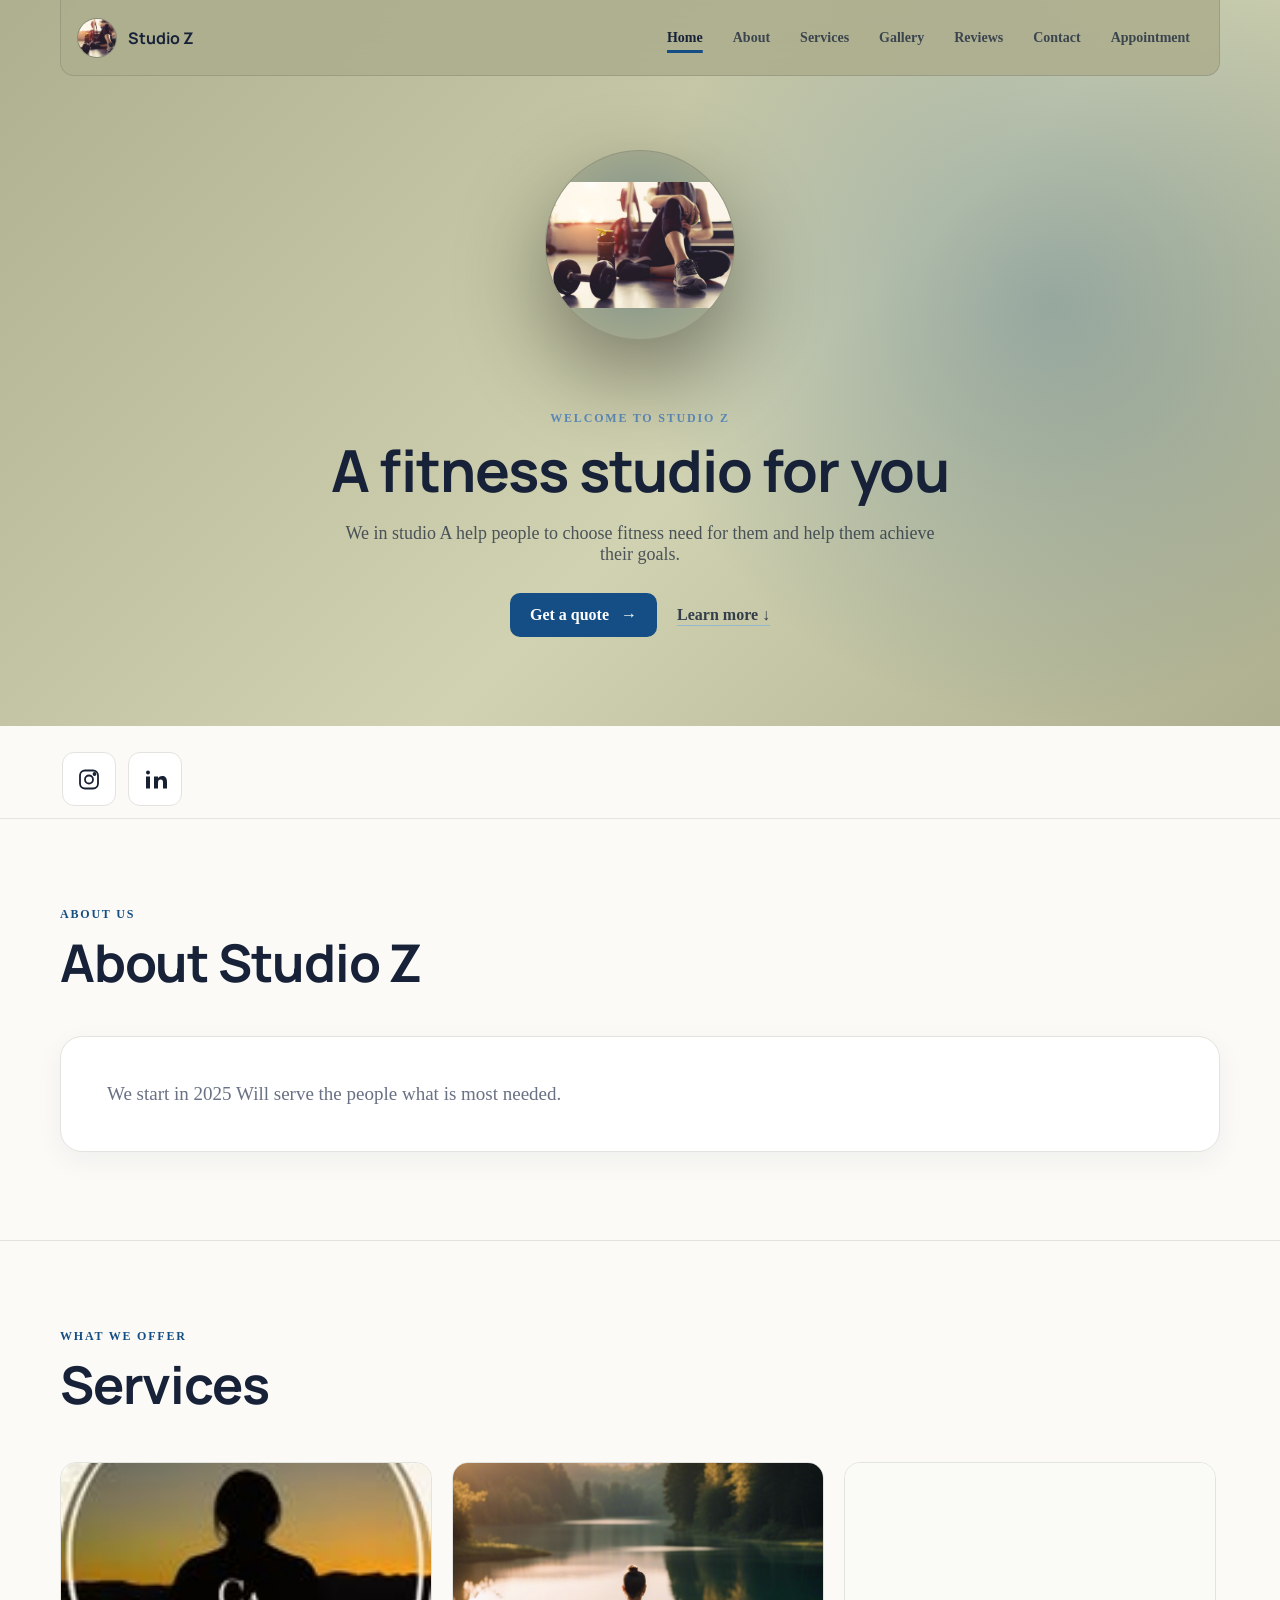
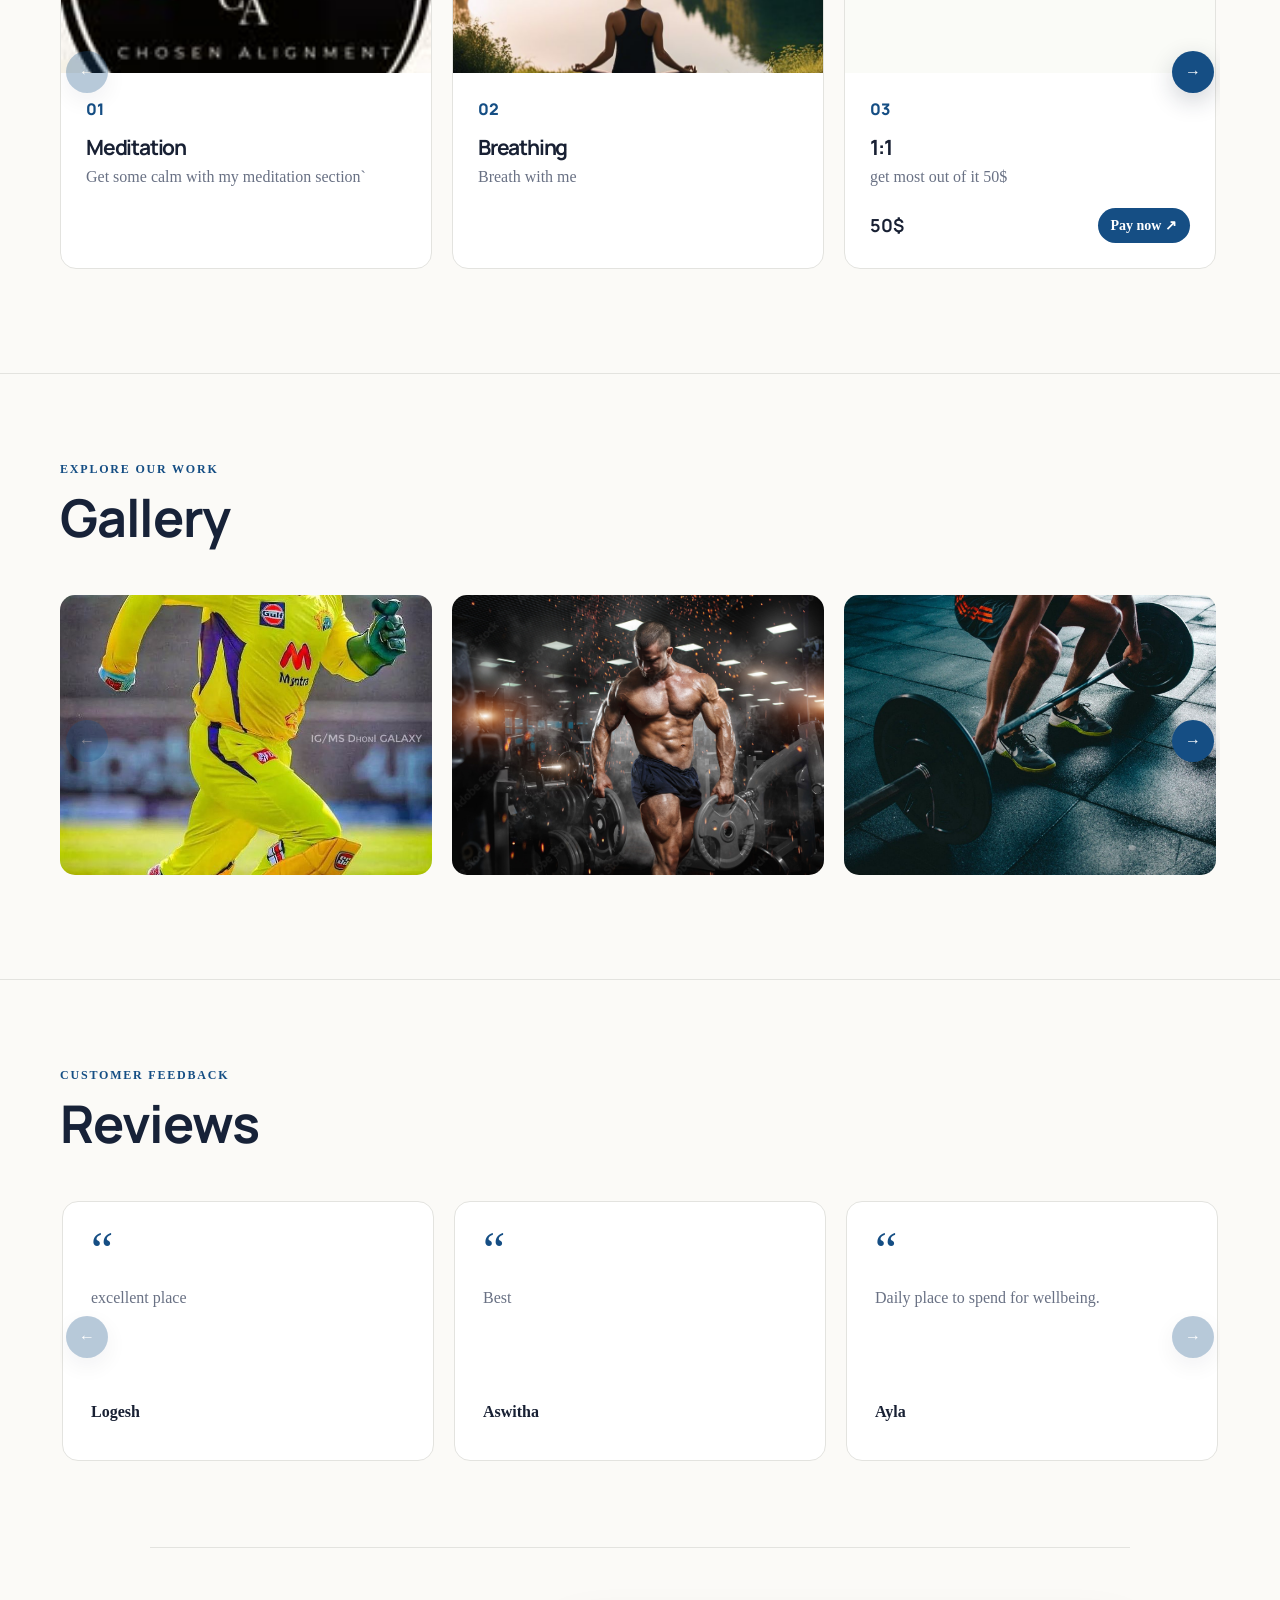
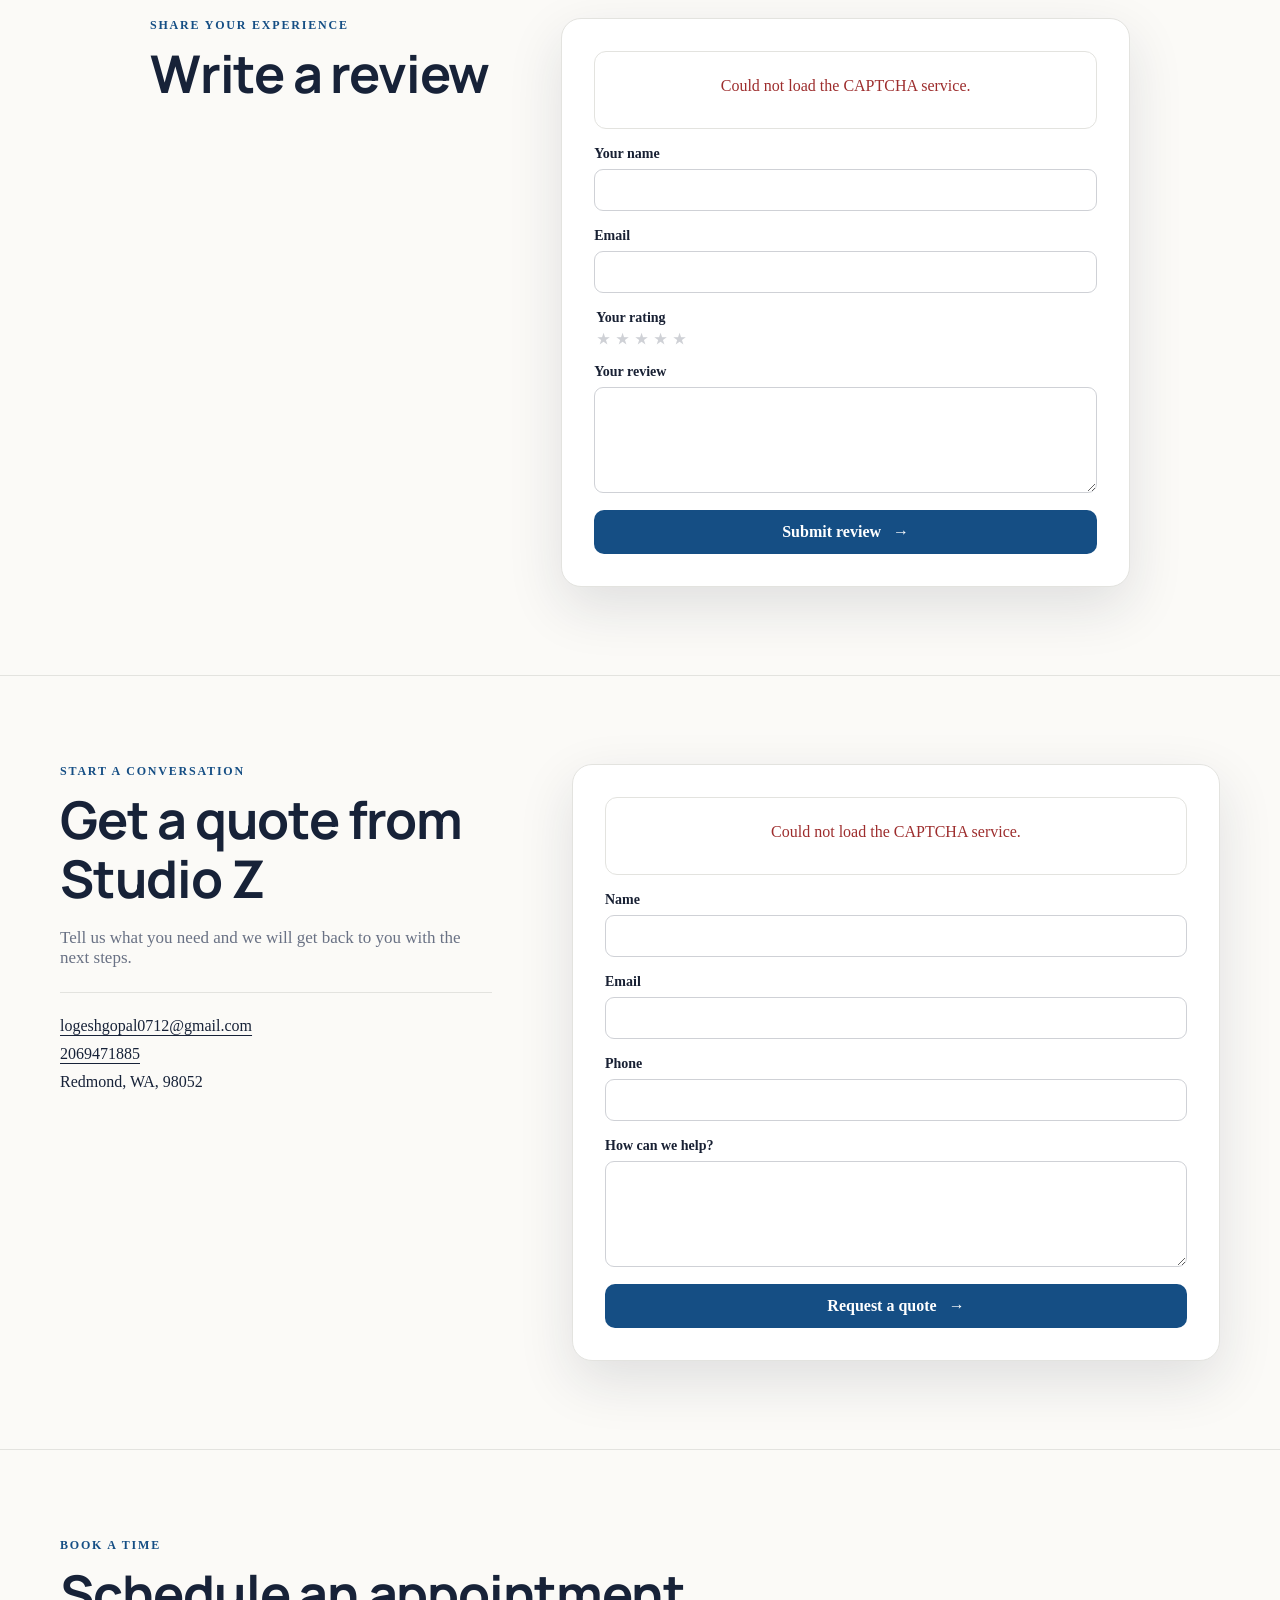
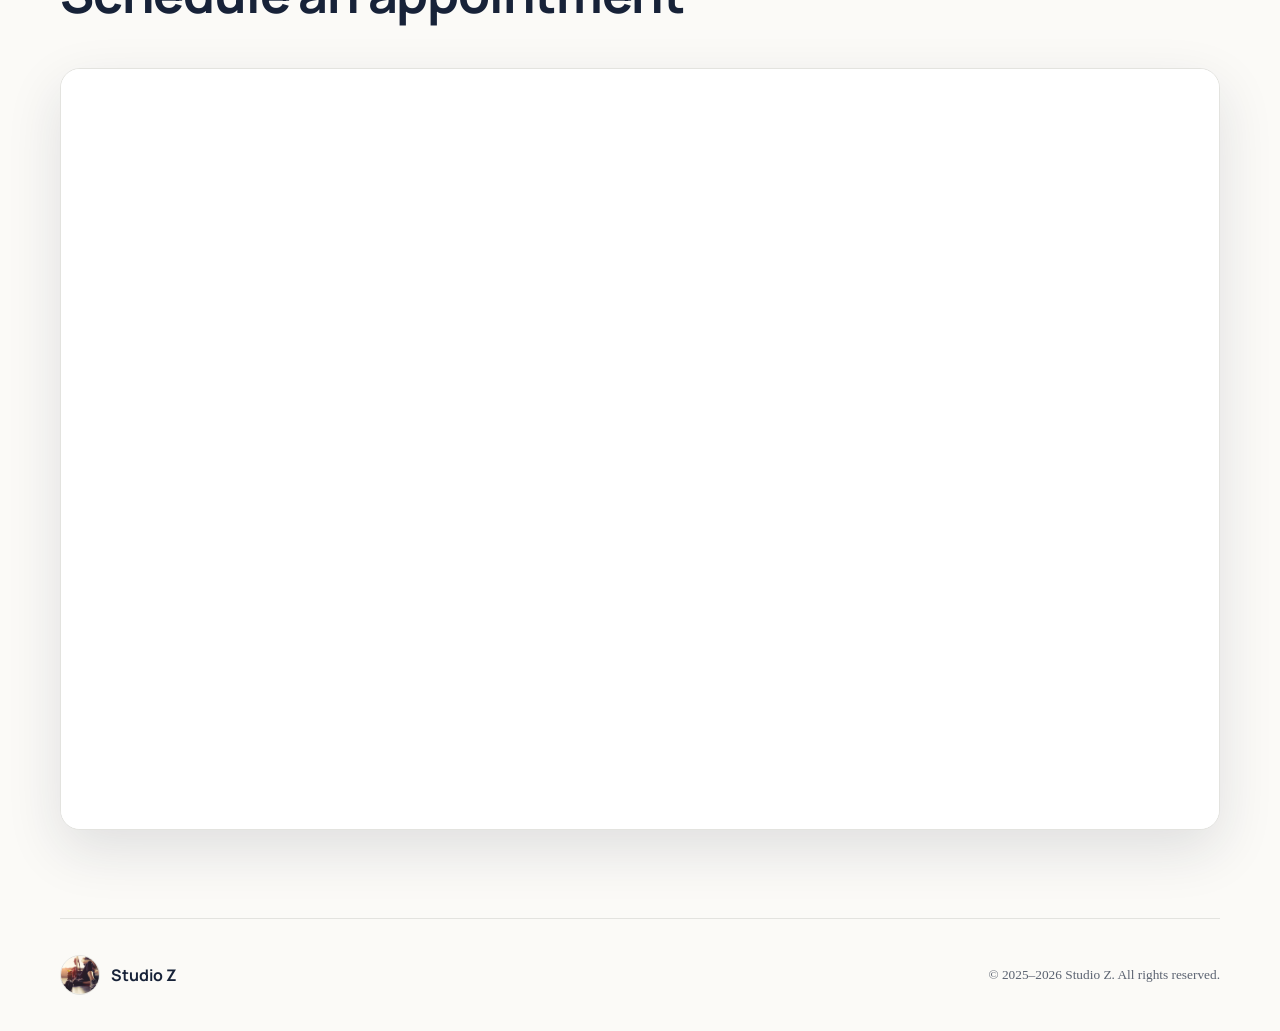
<file: index.html>
<!doctype html>
<html lang="en">
  <head>
    <meta charset="UTF-8" />
    <meta name="viewport" content="width=device-width, initial-scale=1.0" />
    <meta name="description" content="We in studio A help people to choose fitness need for them and help them achieve their goals." />
    <title>Studio Z | Studio Z</title>
    <link rel="preconnect" href="https://fonts.googleapis.com" />
    <link rel="preconnect" href="https://fonts.gstatic.com" crossorigin />
    <link href="https://fonts.googleapis.com/css2?family=DM+Sans:wght@400;500;600;700&amp;family=Manrope:wght@700;800&amp;display=swap" rel="stylesheet" />
    <link rel="stylesheet" href="styles.css?v=44" />
    <script src="script.js?v=44" defer></script>
  </head>
  <body data-page="index">
    
    <header class="site-header">
      <nav class="nav-shell" aria-label="Main navigation">
        <a class="brand" href="index.html" aria-label="Studio Z home"><img src="assets/logo.jpg" alt="Studio Z logo" /><strong>Studio Z</strong></a>
        <div class="desktop-nav"><a href="#top" class="active">Home</a><a href="#about">About</a><a href="#services">Services</a><a href="#gallery">Gallery</a><a href="#reviews">Reviews</a><a href="#contact">Contact</a><a href="#appointment">Appointment</a></div>
        <button class="menu-button" type="button" aria-expanded="false" aria-controls="mobile-menu">
          <span></span><span></span><span></span><span class="sr-only">Open navigation</span>
        </button>
      </nav>
      <div class="mobile-nav" id="mobile-menu" hidden><a href="#top" class="active">Home</a><a href="#about">About</a><a href="#services">Services</a><a href="#gallery">Gallery</a><a href="#reviews">Reviews</a><a href="#contact">Contact</a><a href="#appointment">Appointment</a></div>
      <div class="hero" id="top">
        <div class="hero-copy">
          <p class="eyebrow">Welcome to Studio Z</p>
          <h1>A fitness studio for you</h1>
          <p class="hero-description">We in studio A help people to choose fitness need for them and help them achieve their goals.</p>
          <div class="hero-actions">
            <a class="primary-button" href="#contact">Get a quote <span aria-hidden="true">→</span></a>
            <a class="secondary-link" href="#about">Learn more <span aria-hidden="true">↓</span></a>
          </div>
        </div>
        <div class="hero-art"><div class="hero-image-wrap"><img src="assets/logo.jpg" alt="Studio Z logo" /></div></div>
      </div>
    </header>
    
    <aside class="social-strip" aria-label="Company links">
      <div class="social-strip-track"><a class="social-icon-link" href="https://www.instagram.com/titleboxingclubredmond/" target="_blank" rel="noopener noreferrer" aria-label="Instagram" title="Instagram"><svg viewBox="0 0 24 24" aria-hidden="true"><rect x="3" y="3" width="18" height="18" rx="5"></rect><circle cx="12" cy="12" r="4"></circle><circle cx="17.5" cy="6.5" r="1"></circle></svg><span class="sr-only">Instagram</span></a><a class="social-icon-link" href="https://www.linkedin.com/in/logeshgopal/" target="_blank" rel="noopener noreferrer" aria-label="LinkedIn" title="LinkedIn"><svg viewBox="0 0 24 24" aria-hidden="true"><rect x="3" y="9" width="4" height="12"></rect><circle cx="5" cy="5" r="2"></circle><path d="M11 9h4v1.8c1-1.4 2.3-2.2 4.2-2.2 3 0 4.8 2 4.8 5.8V21h-4v-6c0-1.8-.6-3-2.3-3-1.8 0-2.7 1.2-2.7 3.4V21h-4V9Z"></path></svg><span class="sr-only">LinkedIn</span></a></div>
    </aside>
    <main class="home-main" id="home-sections" data-pages="about.html,services.html,gallery.html,reviews.html,contact.html,appointment.html">
      <div class="data-status" id="home-sections-status">Loading website sections…</div>
    </main>
    <footer class="site-footer">
      <a class="brand footer-brand" href="index.html"><img src="assets/logo.jpg" alt="Studio Z logo" /><strong>Studio Z</strong></a>
      <small>© <span id="copyright-years" data-start-year="2025"></span> Studio Z. All rights reserved.</small>
    </footer>
  </body>
</html>
</file>
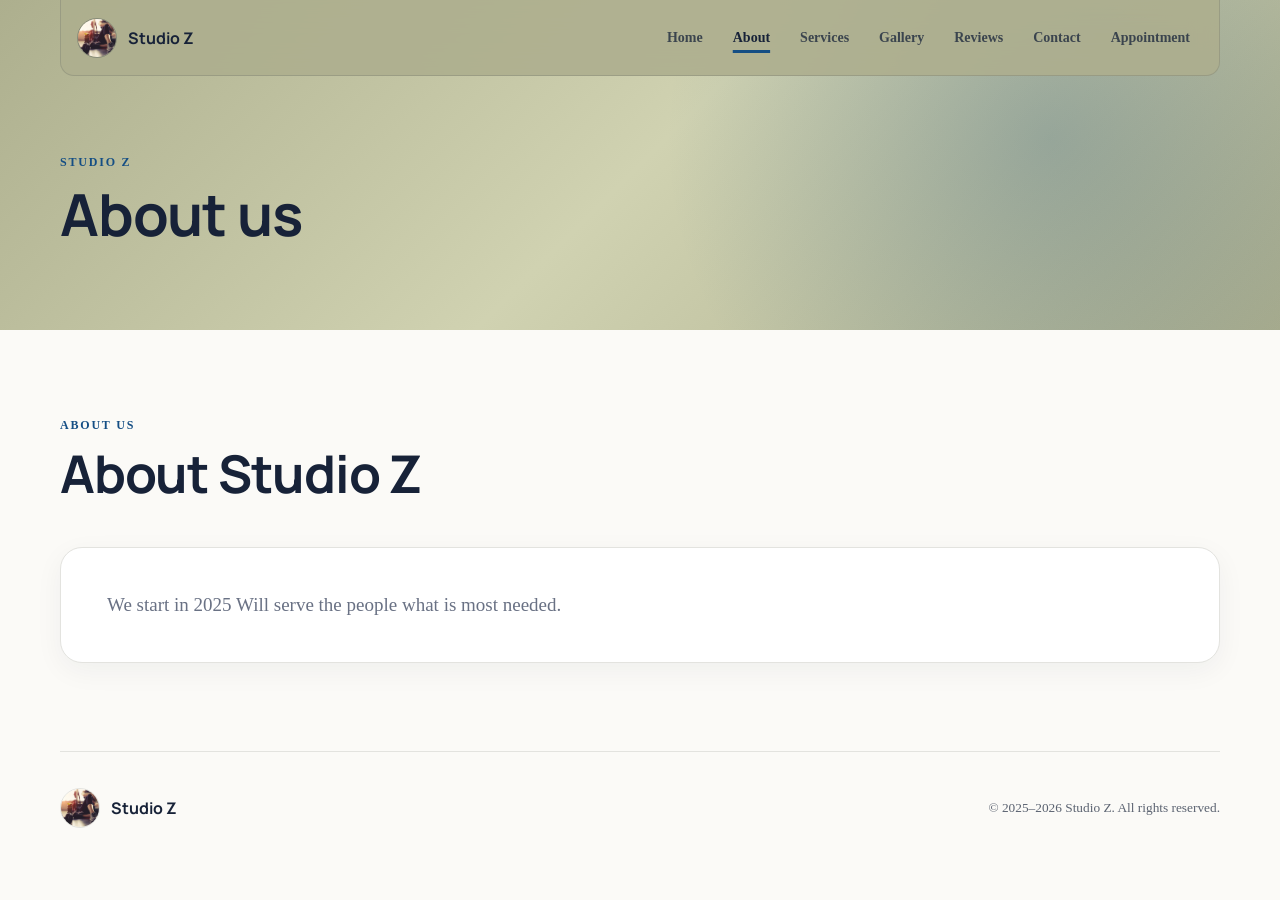
<file: about.html>
<!doctype html>
<html lang="en">
  <head>
    <meta charset="UTF-8" />
    <meta name="viewport" content="width=device-width, initial-scale=1.0" />
    <meta name="description" content="Learn about Studio Z." />
    <title>About us | Studio Z</title>
    <link rel="preconnect" href="https://fonts.googleapis.com" />
    <link rel="preconnect" href="https://fonts.gstatic.com" crossorigin />
    <link href="https://fonts.googleapis.com/css2?family=DM+Sans:wght@400;500;600;700&amp;family=Manrope:wght@700;800&amp;display=swap" rel="stylesheet" />
    <link rel="stylesheet" href="styles.css?v=44" />
    <script src="script.js?v=44" defer></script>
  </head>
  <body data-page="about">
    
    <header class="page-site-header">
      <nav class="nav-shell" aria-label="Main navigation">
        <a class="brand" href="index.html" aria-label="Studio Z home"><img src="assets/logo.jpg" alt="Studio Z logo" /><strong>Studio Z</strong></a>
        <div class="desktop-nav"><a href="#top">Home</a><a href="about.html" class="active">About</a><a href="services.html">Services</a><a href="gallery.html">Gallery</a><a href="reviews.html">Reviews</a><a href="contact.html">Contact</a><a href="appointment.html">Appointment</a></div>
        <button class="menu-button" type="button" aria-expanded="false" aria-controls="mobile-menu">
          <span></span><span></span><span></span><span class="sr-only">Open navigation</span>
        </button>
      </nav>
      <div class="mobile-nav" id="mobile-menu" hidden><a href="#top">Home</a><a href="about.html" class="active">About</a><a href="services.html">Services</a><a href="gallery.html">Gallery</a><a href="reviews.html">Reviews</a><a href="contact.html">Contact</a><a href="appointment.html">Appointment</a></div>
      <div class="page-banner">
        <p class="eyebrow">Studio Z</p>
        <h1>About us</h1>
      </div>
    </header>
    <main class="page-main">
      <section class="content-section about-section">
        
      <div class="section-heading">
        <div>
          <p class="eyebrow">About us</p>
          <h2>About Studio Z</h2>
        </div>
        
      </div>
        <div class="about-card"><p>We start in 2025
Will serve the people what is most needed.</p></div>
      </section>
    </main>
    <footer class="site-footer">
      <a class="brand footer-brand" href="index.html"><img src="assets/logo.jpg" alt="Studio Z logo" /><strong>Studio Z</strong></a>
      <small>© <span id="copyright-years" data-start-year="2025"></span> Studio Z. All rights reserved.</small>
    </footer>
  </body>
</html>
</file>
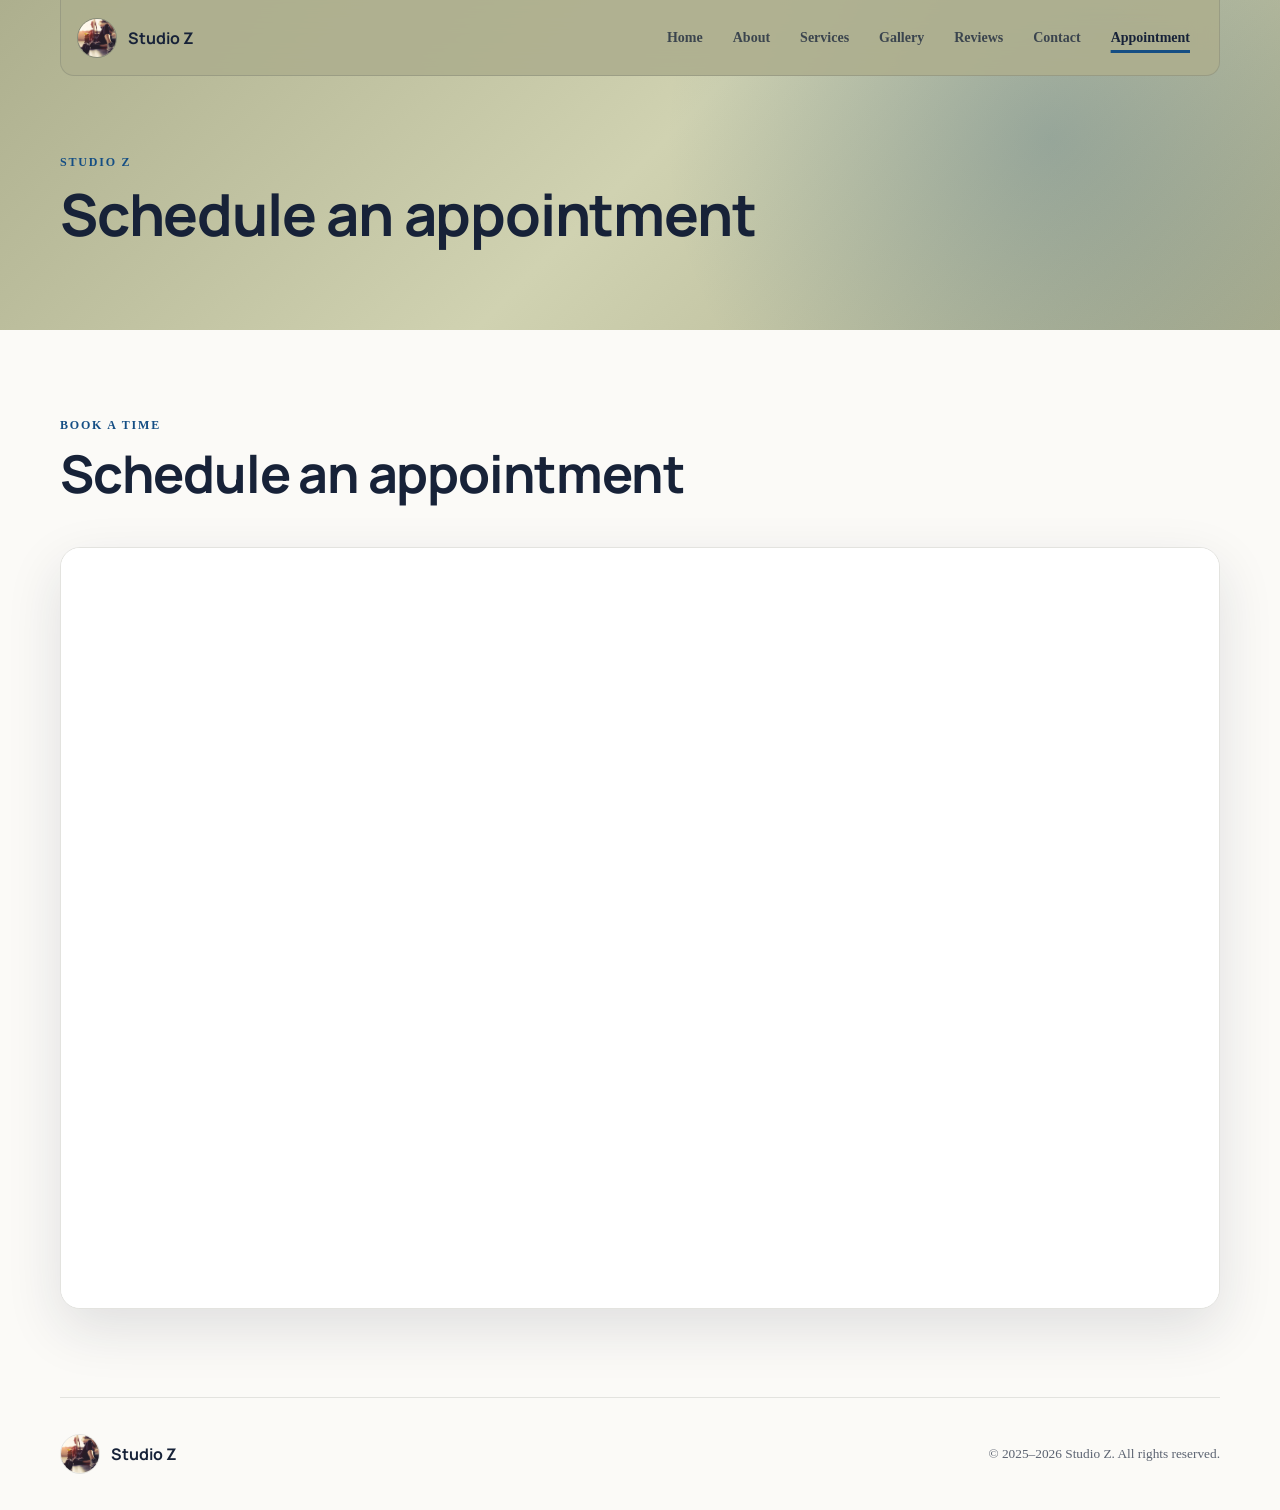
<file: appointment.html>
<!doctype html>
<html lang="en">
  <head>
    <meta charset="UTF-8" />
    <meta name="viewport" content="width=device-width, initial-scale=1.0" />
    <meta name="description" content="Schedule an appointment with Studio Z." />
    <title>Schedule an appointment | Studio Z</title>
    <link rel="preconnect" href="https://fonts.googleapis.com" />
    <link rel="preconnect" href="https://fonts.gstatic.com" crossorigin />
    <link href="https://fonts.googleapis.com/css2?family=DM+Sans:wght@400;500;600;700&amp;family=Manrope:wght@700;800&amp;display=swap" rel="stylesheet" />
    <link rel="stylesheet" href="styles.css?v=44" />
    <script src="script.js?v=44" defer></script>
  </head>
  <body data-page="appointment">
    
    <header class="page-site-header">
      <nav class="nav-shell" aria-label="Main navigation">
        <a class="brand" href="index.html" aria-label="Studio Z home"><img src="assets/logo.jpg" alt="Studio Z logo" /><strong>Studio Z</strong></a>
        <div class="desktop-nav"><a href="#top">Home</a><a href="about.html">About</a><a href="services.html">Services</a><a href="gallery.html">Gallery</a><a href="reviews.html">Reviews</a><a href="contact.html">Contact</a><a href="appointment.html" class="active">Appointment</a></div>
        <button class="menu-button" type="button" aria-expanded="false" aria-controls="mobile-menu">
          <span></span><span></span><span></span><span class="sr-only">Open navigation</span>
        </button>
      </nav>
      <div class="mobile-nav" id="mobile-menu" hidden><a href="#top">Home</a><a href="about.html">About</a><a href="services.html">Services</a><a href="gallery.html">Gallery</a><a href="reviews.html">Reviews</a><a href="contact.html">Contact</a><a href="appointment.html" class="active">Appointment</a></div>
      <div class="page-banner">
        <p class="eyebrow">Studio Z</p>
        <h1>Schedule an appointment</h1>
      </div>
    </header>
    <main class="page-main">
      <section class="content-section appointment-section">
        
      <div class="section-heading">
        <div>
          <p class="eyebrow">Book a time</p>
          <h2>Schedule an appointment</h2>
        </div>
        
      </div>
        <div class="appointment-card">
          <iframe
            class="appointment-frame"
            src="https://calendly.com/logeshgopal0712"
            title="Schedule an appointment with Studio Z"
            loading="lazy"
          ></iframe>
        </div>
      </section>
    </main>
    <footer class="site-footer">
      <a class="brand footer-brand" href="index.html"><img src="assets/logo.jpg" alt="Studio Z logo" /><strong>Studio Z</strong></a>
      <small>© <span id="copyright-years" data-start-year="2025"></span> Studio Z. All rights reserved.</small>
    </footer>
  </body>
</html>
</file>
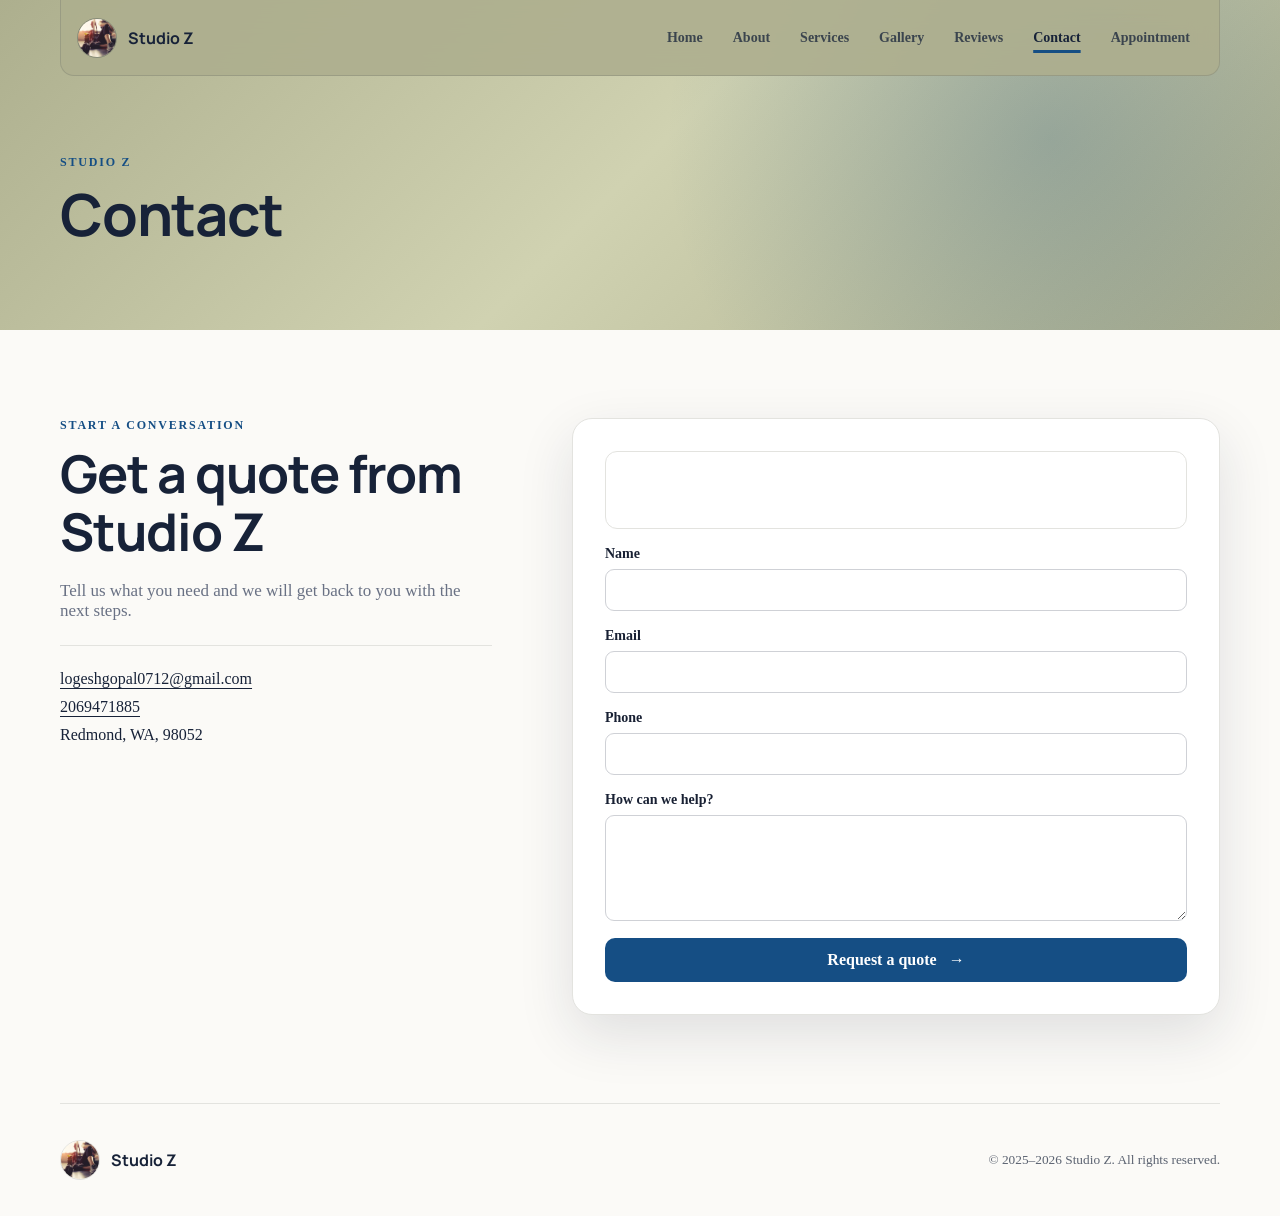
<file: contact.html>
<!doctype html>
<html lang="en">
  <head>
    <meta charset="UTF-8" />
    <meta name="viewport" content="width=device-width, initial-scale=1.0" />
    <meta name="description" content="Contact Studio Z for a quote." />
    <title>Contact | Studio Z</title>
    <link rel="preconnect" href="https://fonts.googleapis.com" />
    <link rel="preconnect" href="https://fonts.gstatic.com" crossorigin />
    <link href="https://fonts.googleapis.com/css2?family=DM+Sans:wght@400;500;600;700&amp;family=Manrope:wght@700;800&amp;display=swap" rel="stylesheet" />
    <link rel="stylesheet" href="styles.css?v=44" />
    <script src="script.js?v=44" defer></script>
  </head>
  <body data-page="contact">
    
    <header class="page-site-header">
      <nav class="nav-shell" aria-label="Main navigation">
        <a class="brand" href="index.html" aria-label="Studio Z home"><img src="assets/logo.jpg" alt="Studio Z logo" /><strong>Studio Z</strong></a>
        <div class="desktop-nav"><a href="#top">Home</a><a href="about.html">About</a><a href="services.html">Services</a><a href="gallery.html">Gallery</a><a href="reviews.html">Reviews</a><a href="contact.html" class="active">Contact</a><a href="appointment.html">Appointment</a></div>
        <button class="menu-button" type="button" aria-expanded="false" aria-controls="mobile-menu">
          <span></span><span></span><span></span><span class="sr-only">Open navigation</span>
        </button>
      </nav>
      <div class="mobile-nav" id="mobile-menu" hidden><a href="#top">Home</a><a href="about.html">About</a><a href="services.html">Services</a><a href="gallery.html">Gallery</a><a href="reviews.html">Reviews</a><a href="contact.html" class="active">Contact</a><a href="appointment.html">Appointment</a></div>
      <div class="page-banner">
        <p class="eyebrow">Studio Z</p>
        <h1>Contact</h1>
      </div>
    </header>
    <main class="page-main">
      <section class="content-section contact-section">
        <div class="contact-copy">
          <p class="eyebrow">Start a conversation</p>
          <h2>Get a quote from Studio Z</h2>
          <p>Tell us what you need and we will get back to you with the next steps.</p>
          <ul class="contact-details"><li><a href="mailto:logeshgopal0712@gmail.com">logeshgopal0712@gmail.com</a></li><li><a href="tel:2069471885">2069471885</a></li><li>Redmond, WA, 98052</li></ul>
        </div>
        <form class="contact-form" id="contact-submission-form" action="https://api.web3forms.com/submit" method="post" data-form-kind="contact">
          
          <input type="hidden" name="access_key" value="9248cad1-c646-497d-9b4e-7cc7e934f33a" />
          <input class="spam-trap" type="checkbox" name="botcheck" tabindex="-1" autocomplete="off" aria-hidden="true" />
          <div class="captcha-field">
            <div class="h-captcha" id="contact-captcha" data-captcha="true"></div>
          </div>
          <input type="hidden" name="subject" value="New contact request for Studio Z" />
          <label>Name<input name="name" autocomplete="name" required /></label>
          <label>Email<input name="email" type="email" autocomplete="email" required /></label>
          <label>Phone<input name="phone" type="tel" autocomplete="tel" /></label>
          <label>How can we help?<textarea name="message" rows="5" required></textarea></label>
          <button type="submit">Request a quote <span aria-hidden="true">→</span></button>
        </form>
      </section>
    </main>
    <footer class="site-footer">
      <a class="brand footer-brand" href="index.html"><img src="assets/logo.jpg" alt="Studio Z logo" /><strong>Studio Z</strong></a>
      <small>© <span id="copyright-years" data-start-year="2025"></span> Studio Z. All rights reserved.</small>
    </footer>
  </body>
</html>
</file>
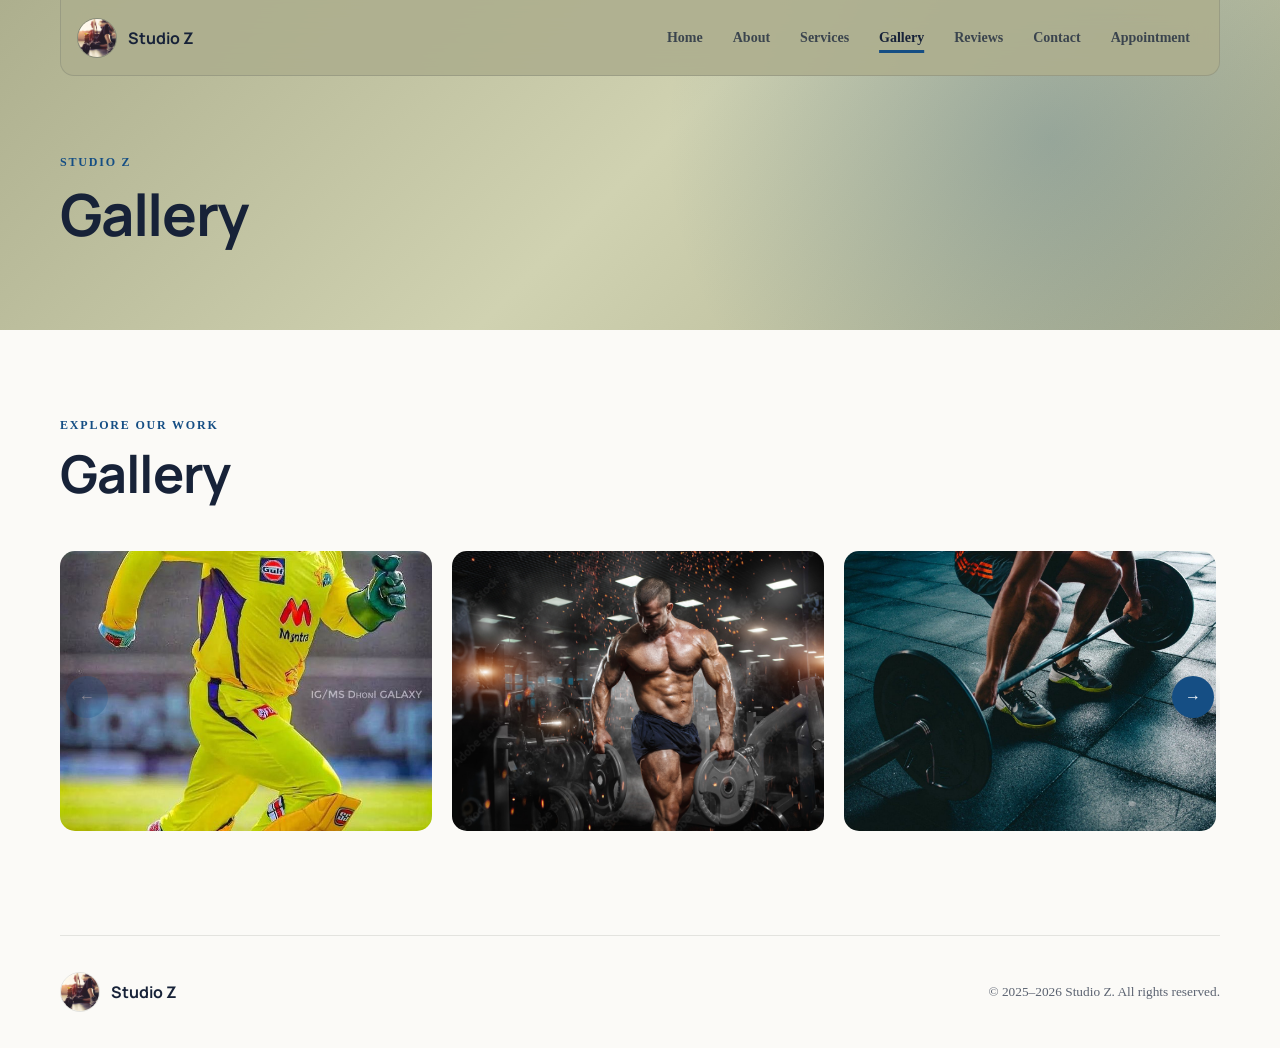
<file: gallery.html>
<!doctype html>
<html lang="en">
  <head>
    <meta charset="UTF-8" />
    <meta name="viewport" content="width=device-width, initial-scale=1.0" />
    <meta name="description" content="Gallery from Studio Z." />
    <title>Gallery | Studio Z</title>
    <link rel="preconnect" href="https://fonts.googleapis.com" />
    <link rel="preconnect" href="https://fonts.gstatic.com" crossorigin />
    <link href="https://fonts.googleapis.com/css2?family=DM+Sans:wght@400;500;600;700&amp;family=Manrope:wght@700;800&amp;display=swap" rel="stylesheet" />
    <link rel="stylesheet" href="styles.css?v=44" />
    <script src="script.js?v=44" defer></script>
  </head>
  <body data-page="gallery">
    
    <header class="page-site-header">
      <nav class="nav-shell" aria-label="Main navigation">
        <a class="brand" href="index.html" aria-label="Studio Z home"><img src="assets/logo.jpg" alt="Studio Z logo" /><strong>Studio Z</strong></a>
        <div class="desktop-nav"><a href="#top">Home</a><a href="about.html">About</a><a href="services.html">Services</a><a href="gallery.html" class="active">Gallery</a><a href="reviews.html">Reviews</a><a href="contact.html">Contact</a><a href="appointment.html">Appointment</a></div>
        <button class="menu-button" type="button" aria-expanded="false" aria-controls="mobile-menu">
          <span></span><span></span><span></span><span class="sr-only">Open navigation</span>
        </button>
      </nav>
      <div class="mobile-nav" id="mobile-menu" hidden><a href="#top">Home</a><a href="about.html">About</a><a href="services.html">Services</a><a href="gallery.html" class="active">Gallery</a><a href="reviews.html">Reviews</a><a href="contact.html">Contact</a><a href="appointment.html">Appointment</a></div>
      <div class="page-banner">
        <p class="eyebrow">Studio Z</p>
        <h1>Gallery</h1>
      </div>
    </header>
    <main class="page-main">
      <section class="content-section">
        
      <div class="section-heading">
        <div>
          <p class="eyebrow">Explore our work</p>
          <h2>Gallery</h2>
        </div>
        
      </div>
        <div class="data-status" id="gallery-status">Loading gallery…</div>
        <div class="carousel-shell" data-carousel>
          <button class="carousel-arrow previous" type="button" data-carousel-direction="-1" aria-label="Previous gallery images">←</button>
          <div class="gallery-grid" id="gallery-list" data-carousel-track></div>
          <button class="carousel-arrow next" type="button" data-carousel-direction="1" aria-label="Next gallery images">→</button>
        </div>
      </section>
    </main>
    <footer class="site-footer">
      <a class="brand footer-brand" href="index.html"><img src="assets/logo.jpg" alt="Studio Z logo" /><strong>Studio Z</strong></a>
      <small>© <span id="copyright-years" data-start-year="2025"></span> Studio Z. All rights reserved.</small>
    </footer>
  </body>
</html>
</file>
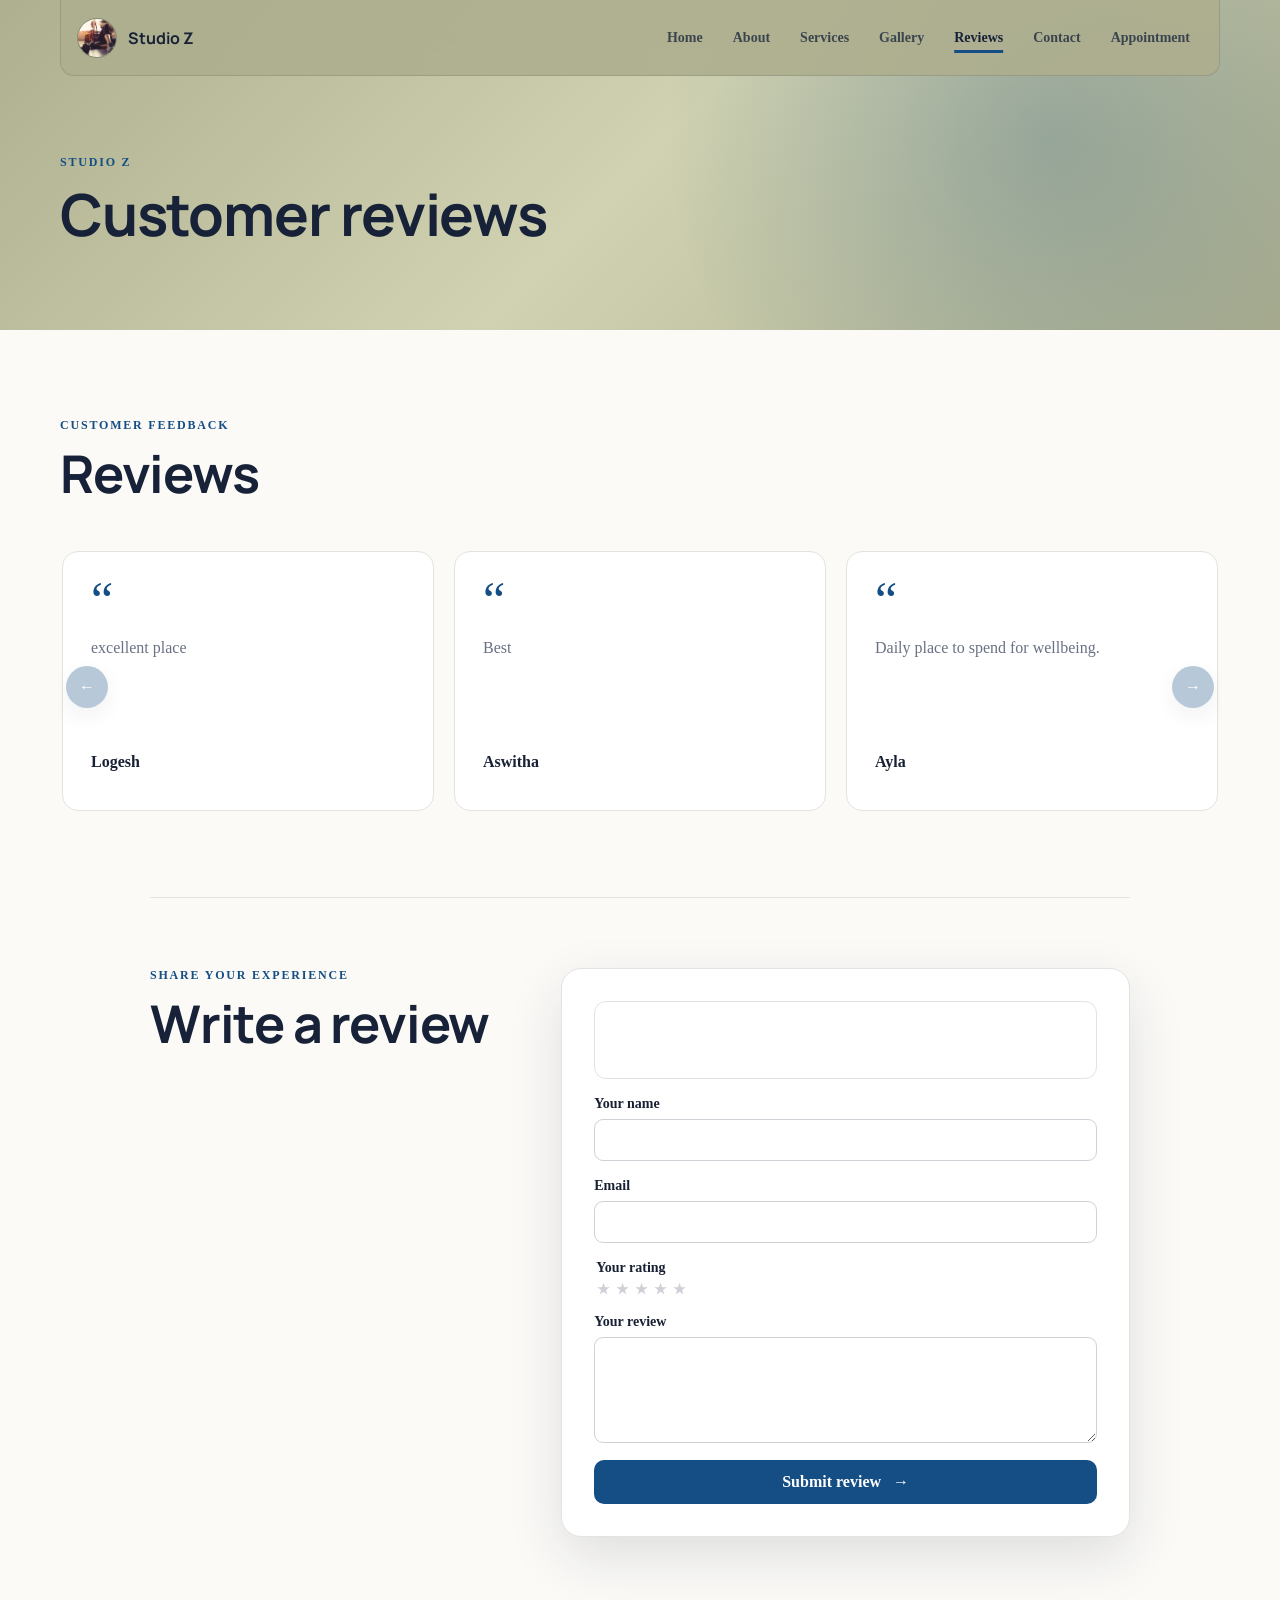
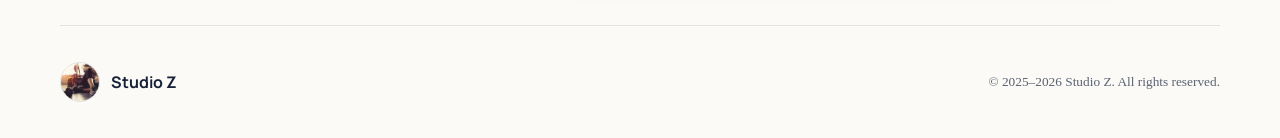
<file: reviews.html>
<!doctype html>
<html lang="en">
  <head>
    <meta charset="UTF-8" />
    <meta name="viewport" content="width=device-width, initial-scale=1.0" />
    <meta name="description" content="Customer reviews for Studio Z." />
    <title>Customer reviews | Studio Z</title>
    <link rel="preconnect" href="https://fonts.googleapis.com" />
    <link rel="preconnect" href="https://fonts.gstatic.com" crossorigin />
    <link href="https://fonts.googleapis.com/css2?family=DM+Sans:wght@400;500;600;700&amp;family=Manrope:wght@700;800&amp;display=swap" rel="stylesheet" />
    <link rel="stylesheet" href="styles.css?v=44" />
    <script src="script.js?v=44" defer></script>
  </head>
  <body data-page="reviews">
    
    <header class="page-site-header">
      <nav class="nav-shell" aria-label="Main navigation">
        <a class="brand" href="index.html" aria-label="Studio Z home"><img src="assets/logo.jpg" alt="Studio Z logo" /><strong>Studio Z</strong></a>
        <div class="desktop-nav"><a href="#top">Home</a><a href="about.html">About</a><a href="services.html">Services</a><a href="gallery.html">Gallery</a><a href="reviews.html" class="active">Reviews</a><a href="contact.html">Contact</a><a href="appointment.html">Appointment</a></div>
        <button class="menu-button" type="button" aria-expanded="false" aria-controls="mobile-menu">
          <span></span><span></span><span></span><span class="sr-only">Open navigation</span>
        </button>
      </nav>
      <div class="mobile-nav" id="mobile-menu" hidden><a href="#top">Home</a><a href="about.html">About</a><a href="services.html">Services</a><a href="gallery.html">Gallery</a><a href="reviews.html" class="active">Reviews</a><a href="contact.html">Contact</a><a href="appointment.html">Appointment</a></div>
      <div class="page-banner">
        <p class="eyebrow">Studio Z</p>
        <h1>Customer reviews</h1>
      </div>
    </header>
    <main class="page-main reviews-page">
      <section class="content-section">
        
      <div class="section-heading">
        <div>
          <p class="eyebrow">Customer feedback</p>
          <h2>Reviews</h2>
        </div>
        
      </div>
        <div class="data-status" id="reviews-status">Loading reviews…</div>
        <div class="carousel-shell" data-carousel>
          <button class="carousel-arrow previous" type="button" data-carousel-direction="-1" aria-label="Previous reviews">←</button>
          <div class="review-grid" id="review-list" data-carousel-track></div>
          <button class="carousel-arrow next" type="button" data-carousel-direction="1" aria-label="Next reviews">→</button>
        </div>
        
      <section class="review-submission-section">
        <div class="review-submission-copy">
          <p class="eyebrow">Share your experience</p>
          <h2>Write a review</h2>
        </div>
        <form class="contact-form review-form" id="review-submission-form" action="https://api.web3forms.com/submit" method="post" data-review-form data-form-kind="review" data-company="Studio Z">
          <input type="hidden" name="subject" value="New customer review for Studio Z" data-review-subject />
          <input type="hidden" name="_subject" value="New customer review for Studio Z" data-review-subject />
          
          <input type="hidden" name="access_key" value="9248cad1-c646-497d-9b4e-7cc7e934f33a" />
          <input class="spam-trap" type="checkbox" name="botcheck" tabindex="-1" autocomplete="off" aria-hidden="true" />
          <div class="captcha-field">
            <div class="h-captcha" id="review-captcha" data-captcha="true"></div>
          </div>
          <label>Your name<input name="name" autocomplete="name" required /></label>
          <label>Email<input name="email" type="email" autocomplete="email" required /></label>
          <fieldset class="star-rating">
            <legend>Your rating</legend>
            <div class="star-rating-options">
              <input id="review-star-5" name="stars" type="radio" value="5" />
              <label for="review-star-5" title="5 stars"><span class="sr-only">5 stars</span>★</label>
              <input id="review-star-4" name="stars" type="radio" value="4" />
              <label for="review-star-4" title="4 stars"><span class="sr-only">4 stars</span>★</label>
              <input id="review-star-3" name="stars" type="radio" value="3" />
              <label for="review-star-3" title="3 stars"><span class="sr-only">3 stars</span>★</label>
              <input id="review-star-2" name="stars" type="radio" value="2" />
              <label for="review-star-2" title="2 stars"><span class="sr-only">2 stars</span>★</label>
              <input id="review-star-1" name="stars" type="radio" value="1" />
              <label for="review-star-1" title="1 star"><span class="sr-only">1 star</span>★</label>
            </div>
          </fieldset>
          <label>Your review<textarea name="review" rows="5" required></textarea></label>
          <button type="submit">Submit review <span aria-hidden="true">→</span></button>
        </form>
      </section>
      </section>
    </main>
    <footer class="site-footer">
      <a class="brand footer-brand" href="index.html"><img src="assets/logo.jpg" alt="Studio Z logo" /><strong>Studio Z</strong></a>
      <small>© <span id="copyright-years" data-start-year="2025"></span> Studio Z. All rights reserved.</small>
    </footer>
  </body>
</html>
</file>
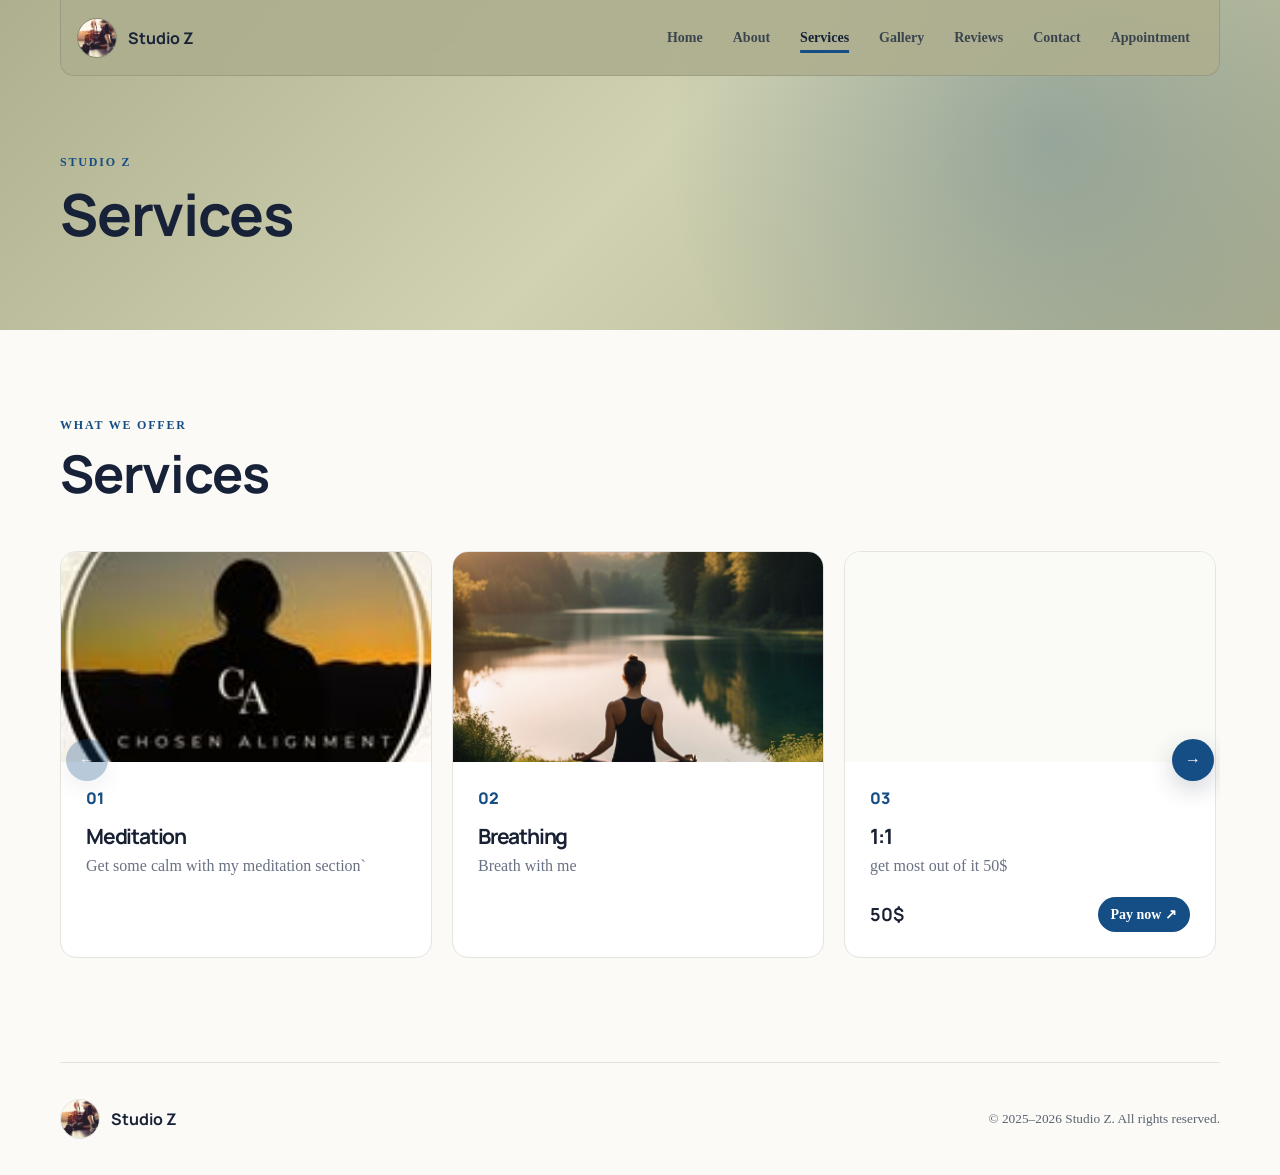
<file: services.html>
<!doctype html>
<html lang="en">
  <head>
    <meta charset="UTF-8" />
    <meta name="viewport" content="width=device-width, initial-scale=1.0" />
    <meta name="description" content="Services offered by Studio Z." />
    <title>Services | Studio Z</title>
    <link rel="preconnect" href="https://fonts.googleapis.com" />
    <link rel="preconnect" href="https://fonts.gstatic.com" crossorigin />
    <link href="https://fonts.googleapis.com/css2?family=DM+Sans:wght@400;500;600;700&amp;family=Manrope:wght@700;800&amp;display=swap" rel="stylesheet" />
    <link rel="stylesheet" href="styles.css?v=44" />
    <script src="script.js?v=44" defer></script>
  </head>
  <body data-page="services">
    
    <header class="page-site-header">
      <nav class="nav-shell" aria-label="Main navigation">
        <a class="brand" href="index.html" aria-label="Studio Z home"><img src="assets/logo.jpg" alt="Studio Z logo" /><strong>Studio Z</strong></a>
        <div class="desktop-nav"><a href="#top">Home</a><a href="about.html">About</a><a href="services.html" class="active">Services</a><a href="gallery.html">Gallery</a><a href="reviews.html">Reviews</a><a href="contact.html">Contact</a><a href="appointment.html">Appointment</a></div>
        <button class="menu-button" type="button" aria-expanded="false" aria-controls="mobile-menu">
          <span></span><span></span><span></span><span class="sr-only">Open navigation</span>
        </button>
      </nav>
      <div class="mobile-nav" id="mobile-menu" hidden><a href="#top">Home</a><a href="about.html">About</a><a href="services.html" class="active">Services</a><a href="gallery.html">Gallery</a><a href="reviews.html">Reviews</a><a href="contact.html">Contact</a><a href="appointment.html">Appointment</a></div>
      <div class="page-banner">
        <p class="eyebrow">Studio Z</p>
        <h1>Services</h1>
      </div>
    </header>
    <main class="page-main">
      <section class="content-section">
        
      <div class="section-heading">
        <div>
          <p class="eyebrow">What we offer</p>
          <h2>Services</h2>
        </div>
        
      </div>
        <div class="data-status" id="services-status">Loading services…</div>
        
        <div class="carousel-shell" data-carousel>
          <button class="carousel-arrow previous" type="button" data-carousel-direction="-1" aria-label="Previous services">←</button>
          <div class="service-grid horizontal-services" id="service-list" data-carousel-track></div>
          <button class="carousel-arrow next" type="button" data-carousel-direction="1" aria-label="Next services">→</button>
        </div>
      </section>
    </main>
    <footer class="site-footer">
      <a class="brand footer-brand" href="index.html"><img src="assets/logo.jpg" alt="Studio Z logo" /><strong>Studio Z</strong></a>
      <small>© <span id="copyright-years" data-start-year="2025"></span> Studio Z. All rights reserved.</small>
    </footer>
  </body>
</html>
</file>
<file: styles.css>
:root {
  --ink: #182033;
  --muted: #697184;
  --paper: #fbfaf7;
  --white: #ffffff;
  --navy: #d0d2b1;
  --brand: #154e84;
  --brand-dark: #002157;
  --brand-light: #74ade3;
  --secondary: #d0d2b1;
  --secondary-dark: #adaf8e;
  --secondary-light: #ffffff;
  --on-secondary: #172238;
  --on-brand: #ffffff;
  --on-page: #172238;
  --page-blur: 0px;
  --border: #e3e3df;
  --shadow: 0 20px 55px rgba(23, 34, 56, 0.12);
}

* {
  box-sizing: border-box;
}

html {
  width: 100%;
  max-width: 100%;
  overflow-x: hidden;
  scroll-behavior: smooth;
}

body {
  position: relative;
  width: 100%;
  max-width: 100%;
  min-width: 0;
  margin: 0;
  overflow-x: hidden;
  color: var(--on-page);
  background: #fbfaf7;
  background-attachment: fixed;
  font-family: "DM Sans", sans-serif;
  line-height: 1.6;
}

body > main {
  background: var(--paper);
  backdrop-filter: blur(var(--page-blur));
  -webkit-backdrop-filter: blur(var(--page-blur));
}

body,
button,
input,
textarea {
  font: inherit;
}

img {
  display: block;
  max-width: 100%;
}

a {
  color: inherit;
}

.sr-only {
  position: absolute;
  width: 1px;
  height: 1px;
  padding: 0;
  margin: -1px;
  overflow: hidden;
  clip: rect(0, 0, 0, 0);
  white-space: nowrap;
  border: 0;
}

.site-header {
  min-height: 640px;
  padding-top: 76px;
  overflow: hidden;
  color: var(--on-secondary);
  background:
    radial-gradient(circle at 82% 42%, color-mix(in srgb, var(--brand) 28%, transparent), transparent 26rem),
    linear-gradient(135deg, var(--secondary-dark), var(--secondary) 58%, var(--secondary-dark));
}

.nav-shell,
.hero,
.content-section,
.site-footer {
  width: min(1160px, calc(100% - 40px));
  margin-inline: auto;
}

.nav-shell {
  position: fixed;
  z-index: 20;
  top: 0;
  left: 50%;
  display: flex;
  align-items: center;
  justify-content: space-between;
  min-height: 76px;
  padding: 0 16px;
  background: color-mix(in srgb, var(--secondary-dark) 90%, transparent);
  border: 1px solid color-mix(in srgb, var(--on-secondary) 13%, transparent);
  border-top: 0;
  border-radius: 0 0 14px 14px;
  backdrop-filter: blur(14px);
  transform: translateX(-50%);
}

.brand {
  display: inline-flex;
  gap: 11px;
  align-items: center;
  font-family: "Manrope", sans-serif;
  text-decoration: none;
}

.brand img,
.brand-mark {
  width: 40px;
  height: 40px;
  object-fit: cover;
  border: 1px solid color-mix(in srgb, var(--on-secondary) 25%, transparent);
  border-radius: 50%;
}

.brand-mark {
  display: grid;
  color: color-mix(in srgb, var(--brand-light) 75%, var(--on-secondary));
  font-size: 13px;
  background: var(--secondary-dark);
  place-items: center;
}

.desktop-nav {
  display: flex;
  gap: 4px;
}

.desktop-nav a,
.mobile-nav a {
  padding: 9px 13px;
  color: color-mix(in srgb, var(--on-secondary) 76%, transparent);
  font-size: 14px;
  font-weight: 600;
  text-decoration: none;
  border-radius: 8px;
}

.desktop-nav a:hover {
  color: var(--on-secondary);
  background: transparent;
}

.desktop-nav a.active,
.mobile-nav a.active {
  color: var(--on-secondary);
  font-weight: 800;
  text-decoration: underline;
  text-decoration-color: var(--brand);
  text-decoration-thickness: 3px;
  text-underline-offset: 8px;
  background: transparent;
  box-shadow: none;
}

.menu-button,
.mobile-nav {
  display: none;
}

.hero {
  display: grid;
  grid-template-columns: minmax(0, 1.1fr) minmax(300px, 0.9fr);
  gap: 60px;
  align-items: center;
  min-height: 560px;
}

.hero-copy {
  max-width: 680px;
  padding: 60px 0;
}

.eyebrow {
  margin: 0 0 12px;
  color: var(--brand);
  font-size: 12px;
  font-weight: 700;
  letter-spacing: 1.8px;
  text-transform: uppercase;
}

.hero .eyebrow {
  color: color-mix(in srgb, var(--brand-light) 75%, var(--on-secondary));
}

h1,
h2,
h3 {
  margin-top: 0;
  font-family: "Manrope", sans-serif;
  line-height: 1.12;
  letter-spacing: -1.2px;
}

h1 {
  margin-bottom: 20px;
  font-size: clamp(36px, 5vw, 58px);
}

h2 {
  margin-bottom: 0;
  font-size: clamp(34px, 5vw, 52px);
}

h3 {
  font-size: 21px;
}

.hero-description {
  max-width: 620px;
  margin: 0 0 28px;
  color: color-mix(in srgb, var(--on-secondary) 72%, transparent);
  font-size: 18px;
}

.hero-actions {
  display: flex;
  gap: 20px;
  align-items: center;
  flex-wrap: wrap;
}

.primary-button,
.contact-form button {
  display: inline-flex;
  gap: 12px;
  align-items: center;
  justify-content: center;
  padding: 13px 20px;
  color: var(--on-brand);
  font-weight: 700;
  text-decoration: none;
  background: var(--brand);
  border: 0;
  border-radius: 10px;
  cursor: pointer;
  transition: 180ms ease;
}

.primary-button:hover,
.contact-form button:hover {
  background: var(--brand-dark);
  transform: translateY(-2px);
}

.secondary-link {
  color: color-mix(in srgb, var(--on-secondary) 84%, transparent);
  font-weight: 600;
  text-decoration-color: color-mix(in srgb, var(--brand-light) 60%, transparent);
  text-underline-offset: 5px;
}

.hero-art {
  position: relative;
  display: grid;
  min-height: 340px;
  place-items: center;
}

.hero-image-wrap,
.hero-monogram {
  position: relative;
  width: min(100%, 310px);
  aspect-ratio: 1;
  overflow: hidden;
  background: var(--secondary-dark);
  border: 1px solid color-mix(in srgb, var(--on-secondary) 18%, transparent);
  border-radius: 30px;
  box-shadow: 0 35px 90px rgba(0, 0, 0, 0.4);
}

.hero-image-wrap::before,
.hero-monogram::before {
  position: absolute;
  z-index: 0;
  inset: -20%;
  content: "";
  background: radial-gradient(circle, color-mix(in srgb, var(--brand) 38%, transparent), transparent 65%);
}

.hero-image-wrap img {
  position: relative;
  z-index: 1;
  width: 100%;
  height: 100%;
  object-fit: contain;
}

.hero-monogram {
  display: grid;
  place-items: center;
}

.hero-monogram span {
  position: relative;
  z-index: 1;
  color: var(--brand-light);
  font-family: "Manrope", sans-serif;
  font-size: clamp(80px, 13vw, 150px);
}

.content-section {
  padding: 88px 0;
  scroll-margin-top: 100px;
}

.content-section + .content-section {
  border-top: 1px solid var(--border);
  background: var(--paper);
  backdrop-filter: blur(var(--page-blur));
  -webkit-backdrop-filter: blur(var(--page-blur));
}

.section-heading {
  display: flex;
  gap: 50px;
  align-items: end;
  justify-content: space-between;
  margin-bottom: 44px;
}

.section-heading > p {
  max-width: 430px;
  margin: 0;
  color: color-mix(in srgb, var(--on-page) 72%, transparent);
}

.about-card {
  padding: 46px;
  background: var(--white);
  border: 1px solid var(--border);
  border-radius: 22px;
  box-shadow: 0 8px 28px rgba(23, 34, 56, 0.05);
  color: var(--ink);
}

.about-card > p {
  margin: 0;
  color: var(--muted);
  font-size: 19px;
}

.carousel-shell {
  position: relative;
  width: 100%;
  max-width: 100%;
  min-width: 0;
  overflow: hidden;
}

.service-grid,
.review-grid,
.gallery-grid {
  display: flex;
  gap: 20px;
  width: 100%;
  max-width: 100%;
  min-width: 0;
  overflow-x: auto;
  padding: 4px 2px 16px;
  scroll-behavior: smooth;
  scroll-snap-type: x mandatory;
  scrollbar-width: none;
}

.service-grid::-webkit-scrollbar,
.review-grid::-webkit-scrollbar,
.gallery-grid::-webkit-scrollbar {
  display: none;
}

.carousel-arrow {
  position: absolute;
  z-index: 3;
  top: 50%;
  display: grid;
  width: 42px;
  height: 42px;
  padding: 0;
  color: var(--on-brand);
  background: var(--brand);
  border: 0;
  border-radius: 50%;
  cursor: pointer;
  place-items: center;
  transform: translateY(-50%);
  box-shadow: 0 8px 24px rgba(23, 34, 56, 0.2);
}

.carousel-arrow:hover {
  background: var(--brand-dark);
}

.carousel-arrow:disabled {
  cursor: not-allowed;
  opacity: 0.3;
  transform: translateY(-50%);
}

.carousel-arrow.previous {
  left: 6px;
}

.carousel-arrow.next {
  right: 6px;
}

.service-card,
blockquote {
  flex: 0 0 calc((100% - 40px) / 3);
  min-height: 260px;
  margin: 0;
  padding: 28px;
  background: var(--white);
  border: 1px solid var(--border);
  border-radius: 16px;
  color: var(--ink);
}

.service-number {
  color: var(--brand);
  font-family: "Manrope", sans-serif;
  font-weight: 800;
}

.service-card {
  padding: 0;
  overflow: hidden;
}

.service-card-content {
  display: flex;
  min-width: 0;
  padding: 25px;
  flex-direction: column;
}

.service-card h3 {
  margin: 16px 0 8px;
}

.service-card p,
blockquote p {
  margin: 0;
  color: var(--muted);
}

.service-media {
  width: 100%;
  height: 210px;
  overflow: hidden;
  background: color-mix(in srgb, var(--secondary) 10%, white);
}

.service-media img,
.service-media iframe {
  width: 100%;
  height: 100%;
  object-fit: cover;
  border: 0;
}

.service-card-footer {
  display: flex;
  gap: 14px;
  align-items: center;
  justify-content: space-between;
  margin-top: auto;
  padding-top: 22px;
}

.service-price {
  color: var(--ink);
  font-family: "Manrope", sans-serif;
  font-size: 18px;
}

.service-link,
.service-payment-link {
  color: var(--brand-dark);
  font-size: 14px;
  font-weight: 700;
  text-underline-offset: 4px;
}

.service-card-actions {
  display: flex;
  flex-wrap: wrap;
  gap: 8px 14px;
  align-items: center;
  justify-content: flex-end;
}

.service-payment-link {
  padding: 9px 13px;
  color: var(--on-brand);
  text-decoration: none;
  background: var(--brand);
  border-radius: 999px;
}

.vertical-services {
  display: grid;
  gap: 24px;
  overflow: visible;
  padding: 0;
  scroll-snap-type: none;
}

.vertical-services .service-card {
  display: grid;
  grid-template-columns: minmax(260px, 0.75fr) minmax(0, 1.25fr);
  min-height: 310px;
}

.vertical-services .service-media {
  height: 100%;
  min-height: 310px;
}

.vertical-services .service-card-content {
  padding: 32px;
}

.horizontal-services .service-card {
  flex-basis: calc((100% - 40px) / 3);
}

.gallery-grid figure {
  flex: 0 0 calc((100% - 40px) / 3);
  height: 280px;
  min-height: 260px;
  margin: 0;
  overflow: hidden;
  background: #e9e8e4;
  border-radius: 15px;
}

.gallery-grid img {
  width: 100%;
  height: 100%;
  object-fit: cover;
  transition: transform 300ms ease;
}

.gallery-grid figure:hover img {
  transform: scale(1.04);
}

.service-card,
.gallery-grid figure,
blockquote {
  scroll-snap-align: start;
}

.social-strip {
  width: min(1160px, calc(100% - 40px));
  margin: 24px auto 0;
}

.social-strip-track {
  display: flex;
  gap: 12px;
  overflow-x: auto;
  padding: 2px 2px 12px;
  scrollbar-width: none;
}

.social-strip-track::-webkit-scrollbar {
  display: none;
}

.social-icon-link {
  display: inline-flex;
  align-items: center;
  justify-content: center;
  width: 54px;
  height: 54px;
  padding: 14px;
  color: var(--secondary);
  text-decoration: none;
  background: var(--white);
  border: 1px solid var(--border);
  border-radius: 12px;
  color: var(--ink);
  cursor: pointer;
  transition: 180ms ease;
}

.social-icon-link:hover {
  color: var(--brand-dark);
  border-color: var(--brand);
  transform: translateY(-2px);
}

.social-icon-link svg {
  width: 25px;
  height: 25px;
  fill: none;
  stroke: currentColor;
  stroke-linecap: round;
  stroke-linejoin: round;
  stroke-width: 1.8;
}

.social-icon-link[aria-label="Facebook"] svg,
.social-icon-link[aria-label="LinkedIn"] svg {
  fill: currentColor;
  stroke: none;
}

.contact-action {
  display: flex;
  flex: 0 0 auto;
  gap: 8px;
  align-items: center;
}

.contact-action-details {
  display: flex;
  gap: 8px;
  align-items: center;
  min-height: 54px;
  padding: 7px 8px 7px 14px;
  white-space: nowrap;
  background: var(--white);
  border: 1px solid var(--brand);
  border-radius: 12px;
}

.contact-action-details[hidden] {
  display: none;
}

.contact-action-details a {
  color: var(--ink);
  font-weight: 700;
  text-decoration: none;
}

.contact-action-details button {
  padding: 7px 10px;
  color: var(--on-brand);
  font-size: 12px;
  font-weight: 700;
  background: var(--brand);
  border: 0;
  border-radius: 7px;
  cursor: pointer;
}

.reviews-section {
  width: auto;
  max-width: none;
  padding-inline: max(20px, calc((100% - 1160px) / 2));
  background: var(--paper);
}

.quote-mark {
  color: var(--brand);
  font-family: Georgia, serif;
  font-size: 50px;
  line-height: 0.8;
}

.review-stars {
  color: var(--brand);
  font-size: 21px;
  letter-spacing: 3px;
}

.review-stars span {
  color: color-mix(in srgb, var(--on-page) 18%, transparent);
}

blockquote p {
  min-height: 90px;
  margin: 18px 0 24px;
  font-size: 16px;
}

blockquote footer {
  display: flex;
  gap: 8px 16px;
  align-items: center;
  justify-content: space-between;
}

blockquote footer strong {
  font-weight: 700;
}

blockquote footer time {
  color: var(--muted);
  font-size: 13px;
  white-space: nowrap;
}

.review-submission-section {
  display: grid;
  grid-template-columns: minmax(0, 0.75fr) minmax(0, 1.25fr);
  gap: 70px;
  align-items: start;
  width: min(100%, 980px);
  padding-top: 70px;
  margin: 70px auto 0;
  border-top: 1px solid var(--border);
}

.review-submission-copy h2 {
  margin-bottom: 16px;
}

.review-submission-copy > p:not(.eyebrow) {
  color: var(--muted);
}

.star-rating {
  padding: 0;
  margin: 0;
  border: 0;
}

.star-rating legend {
  margin-bottom: 7px;
  font-size: 14px;
  font-weight: 700;
}

.star-rating-options {
  display: flex;
  flex-direction: row-reverse;
  justify-content: flex-end;
  width: fit-content;
}

.star-rating-options input {
  position: absolute;
  width: 1px;
  height: 1px;
  opacity: 0;
}

.star-rating-options label {
  display: block;
  padding: 0 3px;
  color: #cfd1d6;
  font-size: 34px;
  line-height: 1;
  cursor: pointer;
}

.star-rating-options label:hover,
.star-rating-options label:hover ~ label,
.star-rating-options input:checked ~ label {
  color: var(--brand);
}

.star-rating-options input:focus-visible + label {
  border-radius: 4px;
  outline: 3px solid color-mix(in srgb, var(--brand) 30%, transparent);
}

.contact-section {
  display: grid;
  grid-template-columns: 0.8fr 1.2fr;
  gap: 80px;
  align-items: start;
}

.contact-copy h2 {
  margin-bottom: 20px;
}

.contact-copy > p:not(.eyebrow) {
  color: var(--muted);
  font-size: 17px;
}

.contact-details {
  display: grid;
  gap: 10px;
  padding: 24px 0 0;
  margin: 24px 0 0;
  list-style: none;
  border-top: 1px solid var(--border);
}

.contact-details a {
  text-underline-offset: 4px;
}

.contact-form {
  display: grid;
  gap: 17px;
  padding: 32px;
  background: var(--white);
  border: 1px solid var(--border);
  border-radius: 20px;
  box-shadow: var(--shadow);
  color: var(--ink);
}

.contact-form label {
  display: grid;
  gap: 7px;
  font-size: 14px;
  font-weight: 700;
}

.contact-form input,
.contact-form textarea {
  width: 100%;
  padding: 12px 13px;
  border: 1px solid #cfd1d6;
  border-radius: 9px;
  outline: none;
}

.contact-form input:focus,
.contact-form textarea:focus {
  border-color: var(--brand);
  box-shadow: 0 0 0 3px color-mix(in srgb, var(--brand) 18%, transparent);
}

.contact-form textarea {
  resize: vertical;
}

.spam-trap {
  display: none !important;
}

.captcha-field {
  min-height: 78px;
  width: 100%;
  max-width: 100%;
  overflow: hidden;
}

.h-captcha {
  width: 100%;
  max-width: 100%;
  transform-origin: left top;
}

.h-captcha iframe {
  max-width: 100% !important;
}

.form-status-toast {
  position: fixed;
  z-index: 100;
  right: 22px;
  bottom: 22px;
  max-width: min(390px, calc(100% - 44px));
  padding: 15px 18px;
  color: #ffffff;
  font-weight: 700;
  background: #237a4b;
  border-radius: 12px;
  box-shadow: 0 16px 40px rgba(17, 29, 46, 0.24);
  opacity: 0;
  pointer-events: none;
  transform: translateY(18px);
  transition: opacity 180ms ease, transform 180ms ease;
}

.form-status-toast.error {
  background: #9d2d2d;
}

.form-status-toast.visible {
  opacity: 1;
  transform: translateY(0);
}

.contact-form button {
  width: 100%;
}

.appointment-card {
  overflow: hidden;
  background: var(--white);
  border: 1px solid var(--border);
  border-radius: 20px;
  box-shadow: var(--shadow);
}

.appointment-frame {
  display: block;
  width: 100%;
  height: 760px;
  background: var(--white);
  border: 0;
}

.site-footer {
  display: flex;
  align-items: center;
  justify-content: space-between;
  padding: 36px 0;
  border-top: 1px solid var(--border);
}

.site-header,
body > main,
.home-main,
.home-page-section,
.page-main,
.content-section,
.contact-section,
.review-submission-section {
  max-width: 100%;
  min-width: 0;
}

.contact-section > *,
.review-submission-section > * {
  min-width: 0;
}

.footer-brand .brand-mark,
.footer-brand img {
  border-color: var(--border);
}

.site-footer small {
  color: color-mix(in srgb, var(--on-page) 70%, transparent);
}

@media (max-width: 850px) {
  .desktop-nav {
    display: none;
  }

  .menu-button {
    display: grid;
    gap: 4px;
    width: 42px;
    height: 42px;
    padding: 10px;
    background: color-mix(in srgb, var(--on-secondary) 8%, transparent);
    border: 0;
    border-radius: 9px;
    cursor: pointer;
    place-content: center;
  }

  .menu-button > span:not(.sr-only) {
    width: 20px;
    height: 2px;
    background: var(--on-secondary);
  }

  .mobile-nav {
    position: fixed;
    z-index: 19;
    top: 76px;
    left: 50%;
    width: min(100% - 40px, 1160px);
    padding: 8px;
    margin: 0;
    background: color-mix(in srgb, var(--secondary-dark) 96%, transparent);
    border: 1px solid color-mix(in srgb, var(--on-secondary) 12%, transparent);
    border-radius: 10px;
    transform: translateX(-50%);
  }

  .mobile-nav:not([hidden]) {
    display: grid;
  }

  .mobile-nav a {
    display: block;
  }

  .hero {
    grid-template-columns: minmax(0, 1.15fr) minmax(240px, 0.85fr);
    gap: 30px;
  }

  .service-card,
  blockquote,
  .gallery-grid figure {
    flex-basis: calc((100% - 20px) / 2);
  }

  .horizontal-services .service-card {
    flex-basis: calc((100% - 20px) / 2);
  }

  .vertical-services .service-card {
    grid-template-columns: minmax(220px, 0.8fr) minmax(0, 1.2fr);
  }

  .about-card,
  .contact-section {
    grid-template-columns: 1fr;
    gap: 35px;
  }
}

@media (max-width: 620px) {
  .nav-shell,
  .hero,
  .content-section,
  .site-footer,
  .mobile-nav {
    width: min(100% - 28px, 1160px);
  }

  .site-header {
    min-height: auto;
  }

  .nav-shell {
    min-height: 68px;
  }

  .brand {
    max-width: calc(100% - 60px);
  }

  .brand strong {
    overflow: hidden;
    text-overflow: ellipsis;
    white-space: nowrap;
  }

  .hero {
    grid-template-columns: minmax(0, 1.25fr) minmax(105px, 0.75fr);
    gap: 14px;
    min-height: 430px;
  }

  .hero-copy {
    padding: 45px 0;
  }

  h1 {
    font-size: clamp(28px, 8vw, 39px);
  }

  .hero-description {
    font-size: 15px;
  }

  .hero-art {
    min-height: 170px;
  }

  .hero-image-wrap,
  .hero-monogram {
    border-radius: 18px;
  }

  .primary-button {
    padding: 11px 14px;
    font-size: 13px;
  }

  .secondary-link {
    font-size: 13px;
  }

  .content-section {
    padding: 62px 0;
  }

  .section-heading {
    display: grid;
    gap: 16px;
    margin-bottom: 30px;
  }

  .about-card {
    padding: 26px 20px;
  }

  .about-card > p {
    font-size: 16px;
  }

  .service-card,
  blockquote,
  .gallery-grid figure {
    flex-basis: 86%;
  }

  .horizontal-services .service-card {
    flex-basis: 92%;
    height: 520px;
    min-height: 520px;
  }

  .horizontal-services .service-card-content {
    min-height: 275px;
  }

  .horizontal-services .service-card p {
    display: -webkit-box;
    overflow: hidden;
    -webkit-box-orient: vertical;
    -webkit-line-clamp: 4;
  }

  .vertical-services .service-card {
    display: block;
    min-height: 0;
  }

  .vertical-services .service-media {
    height: 220px;
    min-height: 0;
  }

  .vertical-services .service-card-content {
    padding: 24px 20px;
  }

  .gallery-grid figure {
    height: 250px;
    min-height: 230px;
  }

  .carousel-arrow.previous {
    left: 4px;
  }

  .carousel-arrow.next {
    right: 4px;
  }

  .social-strip {
    width: min(100% - 28px, 1160px);
  }


  .reviews-section {
    width: auto;
    padding-inline: 14px;
  }

  .review-submission-section {
    grid-template-columns: 1fr;
    gap: 28px;
    padding-top: 45px;
    margin-top: 45px;
  }

  blockquote p {
    min-height: auto;
  }

  .contact-form {
    padding: 24px 18px;
  }

  .h-captcha {
    margin-bottom: -14px;
    transform: scale(0.82);
  }

  .appointment-frame {
    height: 680px;
  }

  .site-footer {
    align-items: start;
    flex-direction: column;
    gap: 12px;
  }
}

@media (prefers-reduced-motion: reduce) {
  * {
    scroll-behavior: auto !important;
    transition-duration: 0.01ms !important;
  }
}


/* Template 3: centered and stacked */
.hero {
  grid-template-columns: 1fr;
  gap: 0;
  min-height: 650px;
  text-align: center;
}

.hero-art {
  grid-row: 1;
  grid-column: 1;
  min-height: 245px;
  padding-top: 45px;
}

.hero-image-wrap,
.hero-monogram {
  width: min(100%, 190px);
  border-radius: 50%;
}

.hero-monogram span {
  font-size: 72px;
}

.hero-copy {
  grid-row: 2;
  grid-column: 1;
  padding: 18px 0 65px;
  margin-inline: auto;
}

.hero-description {
  margin-inline: auto;
}

.hero-actions {
  justify-content: center;
}

@media (max-width: 620px) {
  .hero {
    grid-template-columns: 1fr;
    min-height: 540px;
  }

  .hero-art {
    min-height: 175px;
    padding-top: 35px;
  }

  .hero-image-wrap,
  .hero-monogram {
    width: min(100%, 125px);
  }

  .hero-monogram span {
    font-size: 48px;
  }

  .hero-copy {
    padding: 12px 0 48px;
  }
}


.page-site-header {
  min-height: 330px;
  padding-top: 76px;
  color: var(--on-secondary);
  background:
    radial-gradient(circle at 82% 42%, color-mix(in srgb, var(--brand) 24%, transparent), transparent 24rem),
    linear-gradient(135deg, var(--secondary-dark), var(--secondary), var(--secondary-dark));
}

.page-banner {
  display: grid;
  width: min(1160px, calc(100% - 40px));
  min-height: 250px;
  margin-inline: auto;
  align-content: center;
}

.page-banner h1 {
  margin: 0;
}

.desktop-nav a.active,
.mobile-nav a.active {
  text-decoration: underline;
  text-decoration-color: var(--brand);
  text-decoration-thickness: 3px;
  text-underline-offset: 8px;
  background: transparent;
  box-shadow: none;
}

.page-main {
  min-height: 420px;
}

.home-main {
  min-height: 1px;
  border-top: 1px solid color-mix(in srgb, var(--on-page) 10%, transparent);
}

.home-page-section {
  scroll-margin-top: 90px;
}

.home-page-section + .home-page-section {
  border-top: 1px solid var(--border);
}

.home-page-section .page-main {
  min-height: 0;
}

.home-page-section .reviews-page {
  padding-block: 1px;
}

.data-status {
  padding: 25px;
  color: var(--muted);
  text-align: center;
  background: var(--white);
  border: 1px solid var(--border);
  border-radius: 12px;
}

.data-status.error {
  color: #9d2d2d;
}

.reviews-page {
  background: var(--paper);
}

@media (max-width: 620px) {
  .page-banner {
    width: min(100% - 28px, 1160px);
    min-height: 210px;
  }

  .page-site-header {
    min-height: 278px;
  }
}
</file>
